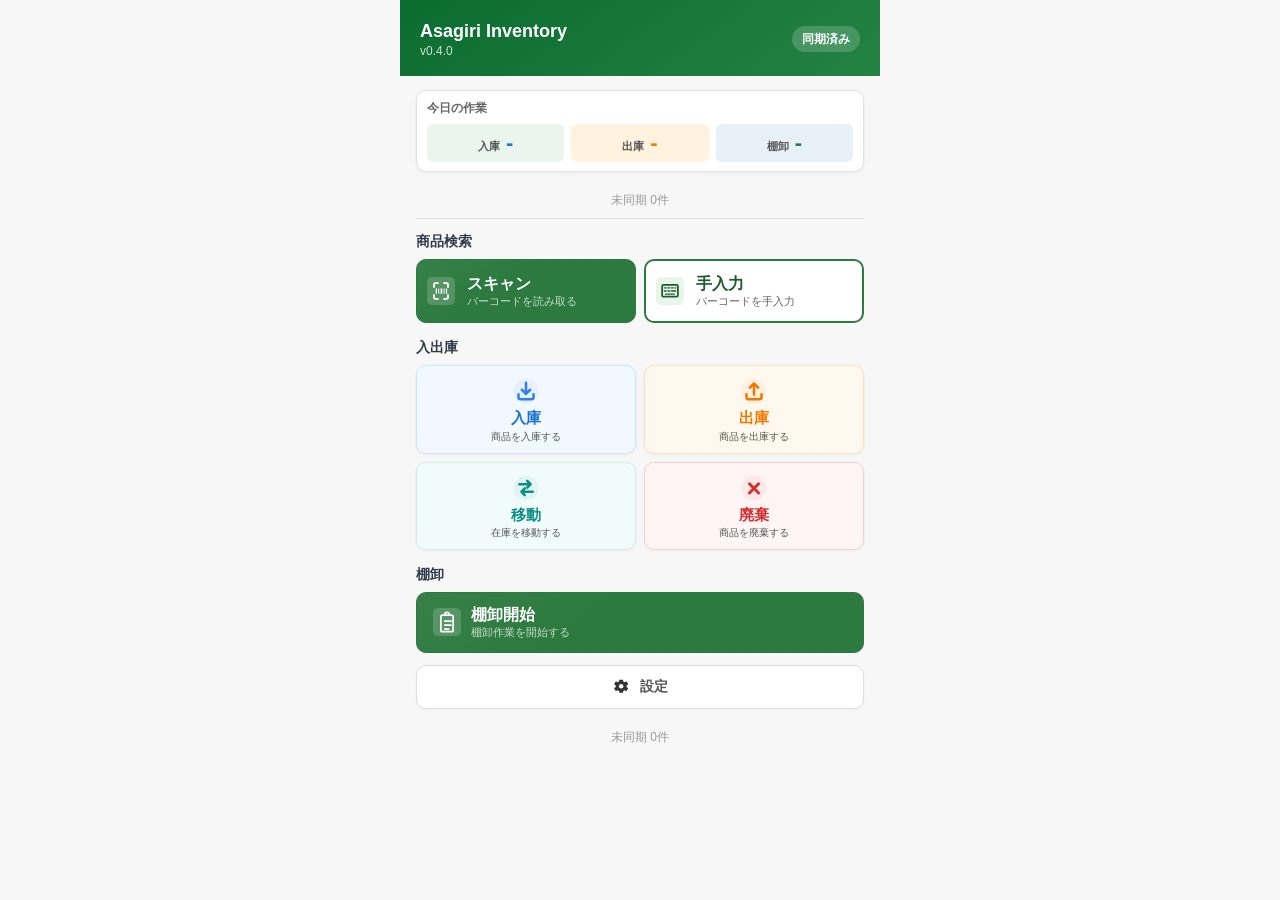
<file: index.html>
<!DOCTYPE html>
<html lang="ja">
<head>
  <meta charset="UTF-8">
  <meta name="viewport" content="width=device-width, initial-scale=1.0, user-scalable=no">
  <meta name="theme-color" content="#2c7a3f">
  <meta name="apple-mobile-web-app-capable" content="yes">
  <meta name="apple-mobile-web-app-status-bar-style" content="black-translucent">
  <title>Asagiri Inventory</title>
  <link rel="manifest" href="./manifest.json">
  <link rel="apple-touch-icon" href="./icons/icon-192.png">
  <link rel="stylesheet" href="./style.css">
</head>
<body>

  <!-- Screen 1: Top -->
  <div id="screen-top" class="screen active">
    <div class="header header-top">
      <div class="header-top-left">
        <h1>Asagiri Inventory</h1>
        <span class="version" id="app-version"></span>
      </div>
      <span class="sync-badge" id="sync-badge">同期済み</span>
    </div>
    <div class="content content-top">

      <div id="setup-warning" class="setup-warning" style="display:none;">
        API未設定です。設定画面からWeb App URLを入力してください。
      </div>

      <!-- 今日の作業 -->
      <div class="work-summary" aria-label="今日の作業">
        <span class="work-summary-title">今日の作業</span>
        <span class="work-chip work-chip--in">入庫 <strong id="dash-stockin">-</strong></span>
        <span class="work-chip work-chip--out">出庫 <strong id="dash-stockout">-</strong></span>
        <span class="work-chip work-chip--st">棚卸 <strong id="dash-stocktake">-</strong></span>
      </div>
      <div class="top-sync-status" id="unsync-bar">未同期 0件</div>
      <div class="top-divider"></div>

      <!-- 商品検索 -->
      <section class="top-section">
        <div class="section-label">商品検索</div>
        <div class="search-actions">
          <button class="action-button action-button--scan" id="btn-scan" onclick="App.goToScan()">
            <img class="action-icon" src="./icons/ui-scan.svg" alt="" aria-hidden="true">
            <span class="action-text">
              <span class="action-title">スキャン</span>
              <span class="action-sub">バーコードを読み取る</span>
            </span>
          </button>
          <button class="action-button action-button--manual" id="btn-manual" onclick="App.goToManual()">
            <img class="action-icon" src="./icons/ui-manual.svg" alt="" aria-hidden="true">
            <span class="action-text">
              <span class="action-title">手入力</span>
              <span class="action-sub">バーコードを手入力</span>
            </span>
          </button>
        </div>
      </section>

      <!-- 入出庫 -->
      <section class="top-section">
        <div class="section-label">入出庫</div>
        <div class="operation-grid">
          <button class="operation-button operation-button--in" onclick="App.startOp('stockin')">
            <img class="operation-icon" src="./icons/ui-stockin.svg" alt="" aria-hidden="true">
            <span class="operation-title">入庫</span>
            <span class="operation-sub">商品を入庫する</span>
            <span class="operation-chevron" aria-hidden="true">›</span>
          </button>
          <button class="operation-button operation-button--out" onclick="App.startOp('stockout')">
            <img class="operation-icon" src="./icons/ui-stockout.svg" alt="" aria-hidden="true">
            <span class="operation-title">出庫</span>
            <span class="operation-sub">商品を出庫する</span>
            <span class="operation-chevron" aria-hidden="true">›</span>
          </button>
          <button class="operation-button operation-button--move" onclick="App.startOp('move')">
            <img class="operation-icon" src="./icons/ui-move.svg" alt="" aria-hidden="true">
            <span class="operation-title">移動</span>
            <span class="operation-sub">在庫を移動する</span>
            <span class="operation-chevron" aria-hidden="true">›</span>
          </button>
          <button class="operation-button operation-button--dispose" onclick="App.startOp('dispose')">
            <img class="operation-icon" src="./icons/ui-dispose.svg" alt="" aria-hidden="true">
            <span class="operation-title">廃棄</span>
            <span class="operation-sub">商品を廃棄する</span>
            <span class="operation-chevron" aria-hidden="true">›</span>
          </button>
        </div>
      </section>

      <!-- 棚卸 -->
      <section class="top-section top-section--stocktake">
        <div class="section-label">棚卸</div>
        <button class="stocktake-button" onclick="App.goToStocktakeStart()">
          <img class="stocktake-icon" src="./icons/ui-stocktake.svg" alt="" aria-hidden="true">
          <span class="stocktake-text">
            <span class="stocktake-title">棚卸開始</span>
            <span class="stocktake-sub">棚卸作業を開始する</span>
          </span>
          <span class="stocktake-chevron" aria-hidden="true">›</span>
        </button>
      </section>

      <!-- 設定 -->
      <button class="settings-button" onclick="App.goToSettings()">
        <img class="settings-icon" src="./icons/ui-settings.svg" alt="" aria-hidden="true">
        <span>設定</span>
        <span class="settings-chevron" aria-hidden="true">›</span>
      </button>
      <div class="bottom-sync-status">未同期 0件</div>
    </div>
  </div>

  <!-- Screen 2: Scan -->
  <div id="screen-scan" class="screen">
    <div class="header">
      <button class="back-btn" onclick="App.goToTop()">&larr;</button>
      <h1>スキャン</h1>
    </div>
    <div class="content">
      <div class="video-container">
        <video id="scan-video" playsinline></video>
        <div class="scan-overlay"><div class="scan-frame"></div></div>
      </div>
      <p class="scan-guide">枠内にコードを合わせてください</p>
      <button class="btn btn-secondary" onclick="App.goToManual()">
        <span>&#x2328;</span> 手入力に切替
      </button>
    </div>
  </div>

  <!-- Screen 3: Manual input -->
  <div id="screen-manual" class="screen">
    <div class="header">
      <button class="back-btn" onclick="App.goToTop()">&larr;</button>
      <h1>手入力検索</h1>
    </div>
    <div id="camera-banner" class="camera-banner" style="display:none;">
      カメラが使えないため手入力に切替えました
    </div>
    <div class="content">
      <div class="form-group">
        <label for="input-barcode">バーコード or 品目ID</label>
        <input type="text" id="input-barcode" placeholder="例: 4901234567890 or IT001" autocomplete="off">
      </div>
      <button class="btn btn-primary" id="btn-search" onclick="App.searchManual()">
        検索
      </button>
    </div>
  </div>

  <!-- Screen 4: Result -->
  <div id="screen-result" class="screen">
    <div class="header">
      <button class="back-btn" onclick="App.goToTop()">&larr;</button>
      <h1>検索結果</h1>
    </div>
    <div class="content">
      <div id="result-content"></div>
      <div id="result-actions"></div>
    </div>
  </div>

  <!-- Screen 5: Loading -->
  <div id="screen-loading" class="screen">
    <div class="header">
      <h1>Asagiri Inventory</h1>
    </div>
    <div class="content">
      <div class="loading">
        <div class="loading-spinner"></div>
        <p>検索中...</p>
      </div>
    </div>
  </div>

  <!-- Screen 6: Settings -->
  <div id="screen-settings" class="screen">
    <div class="header">
      <button class="back-btn" onclick="App.goToTop()">&larr;</button>
      <h1>設定</h1>
    </div>
    <div class="content">
      <div class="setting-item">
        <div class="setting-label">アプリバージョン</div>
        <div class="setting-value" id="settings-version"></div>
      </div>
      <div class="setting-item">
        <div class="setting-label">担当者ログイン</div>
        <div class="setting-value" id="settings-gmail"></div>
        <div id="settings-user-info" style="display:none;margin-top:4px;">
          <span id="settings-user-name" style="font-size:14px;font-weight:600;"></span>
          <span id="settings-user-role" style="font-size:12px;color:var(--text-light);margin-left:8px;"></span>
        </div>
        <div class="form-group" style="margin-top:12px;">
          <label for="input-gmail">メールアドレス</label>
          <input type="email" id="input-gmail" placeholder="example@gmail.com" autocomplete="off">
        </div>
        <div class="form-group">
          <label for="input-password">パスワード</label>
          <input type="password" id="input-password" placeholder="パスワード" autocomplete="off">
        </div>
        <button class="btn btn-primary" id="btn-save-gmail" onclick="App.saveLogin()" style="margin-top:8px;">
          ログイン
        </button>
        <button class="btn btn-outline" onclick="App.logout()" style="margin-top:8px;color:#d32f2f;border-color:#d32f2f;">
          ログアウト
        </button>
      </div>
      <div class="setting-item">
        <div class="setting-label">場所データ</div>
        <div class="setting-value" id="settings-locations">未取得</div>
        <button class="btn btn-secondary" id="btn-reload-locations" onclick="App.reloadLocations()" style="margin-top:8px;">
          場所データを再取得
        </button>
        <div id="settings-locations-timestamp" class="setting-hint"></div>
      </div>
      <div class="setting-item">
        <div class="setting-label">API接続先</div>
        <div class="setting-value" id="settings-api"></div>
        <div class="form-group" style="margin-top:12px;">
          <input type="url" id="input-api-url" placeholder="https://script.google.com/macros/s/.../exec" autocomplete="off">
        </div>
        <button class="btn btn-primary" id="btn-save-url" onclick="App.saveApiUrl()" style="margin-top:8px;">
          保存
        </button>
      </div>
    </div>
  </div>

  <!-- Screen: Op Scan -->
  <div id="screen-op-scan" class="screen">
    <div class="header">
      <button class="back-btn" onclick="App.goToTop()">&larr;</button>
      <h1 id="op-scan-title">スキャン</h1>
    </div>
    <div class="content">
      <div class="video-container">
        <video id="op-scan-video" playsinline></video>
        <div class="scan-overlay"><div class="scan-frame"></div></div>
      </div>
      <p class="scan-guide">枠内にコードを合わせてください</p>
      <button class="btn btn-secondary" onclick="App.goToOpManual()">
        <span>&#x2328;</span> 手入力に切替
      </button>
    </div>
  </div>

  <!-- Screen: Op Manual -->
  <div id="screen-op-manual" class="screen">
    <div class="header">
      <button class="back-btn" onclick="App.goToTop()">&larr;</button>
      <h1 id="op-manual-title">手入力</h1>
    </div>
    <div id="op-camera-banner" class="camera-banner" style="display:none;">
      カメラが使えないため手入力に切替えました
    </div>
    <div class="content">
      <div class="form-group">
        <label for="input-op-barcode">バーコード or 品目ID</label>
        <input type="text" id="input-op-barcode" placeholder="例: 4901234567890 or IT001" autocomplete="off">
      </div>
      <button class="btn btn-primary" onclick="App.searchOpManual()">
        検索
      </button>
    </div>
  </div>

  <!-- Screen: Op Confirm -->
  <div id="screen-op-confirm" class="screen">
    <div class="header">
      <button class="back-btn" onclick="App.goToOpInput()">&larr;</button>
      <h1 id="op-confirm-title">確認</h1>
    </div>
    <div class="content">
      <div id="op-confirm-content"></div>
      <button class="btn btn-primary" id="btn-op-record" onclick="App.recordOp()">
        記録する
      </button>
      <button class="btn btn-secondary" onclick="App.goToOpInput()">
        戻って修正
      </button>
    </div>
  </div>

  <!-- Screen: Op Done -->
  <div id="screen-op-done" class="screen">
    <div class="header">
      <h1>完了</h1>
    </div>
    <div class="content">
      <div id="op-done-content"></div>
      <div id="op-done-actions"></div>
    </div>
  </div>

  <!-- Screen: Op Input -->
  <div id="screen-op-input" class="screen">
    <div class="header">
      <button class="back-btn" onclick="App.goBackFromOpInput()">&larr;</button>
      <h1 id="op-input-title">入力</h1>
    </div>
    <div class="content">
      <div id="op-item-info"></div>
      <div id="op-input-form"></div>
      <button class="btn btn-primary" id="btn-op-confirm" onclick="App.goToOpConfirm()">
        確認画面へ
      </button>
    </div>
  </div>

  <!-- Screen: Stocktake Start -->
  <div id="screen-st-start" class="screen">
    <div class="header">
      <button class="back-btn" onclick="App.goToTop()">&larr;</button>
      <h1>棚卸開始</h1>
    </div>
    <div class="content">
      <div id="st-resume-area" style="display:none;">
        <div class="result-card">
          <div class="result-header found">進行中のセッションがあります</div>
          <div id="st-resume-info"></div>
        </div>
        <button class="btn btn-primary" id="btn-st-resume" onclick="App.resumeStocktake()">
          再開する
        </button>
        <button class="btn btn-secondary" onclick="App.startStocktake()">
          新規で開始する
        </button>
      </div>
      <div id="st-join-area" style="display:none;">
        <div class="result-card">
          <div class="result-header">他の人の進行中セッション</div>
          <div id="st-join-list"></div>
        </div>
      </div>
      <div id="st-new-area">
        <div class="result-card">
          <div class="result-header found">棚卸を開始しますか？</div>
          <p class="result-message">バーコードスキャンで1品ずつカウントします。<br>終了時に未カウント品目の確認があります。</p>
        </div>
        <button class="btn btn-primary" id="btn-st-start" onclick="App.startStocktake()">
          棚卸を開始
        </button>
      </div>
      <button class="btn btn-secondary" onclick="App.goToTop()">
        キャンセル
      </button>
    </div>
  </div>

  <!-- Screen: Stocktake Scan -->
  <div id="screen-st-scan" class="screen">
    <div class="header">
      <button class="back-btn" onclick="App.confirmStocktakeEnd()">&larr;</button>
      <h1 id="st-scan-title">棚卸中</h1>
    </div>
    <div class="content">
      <div class="video-container">
        <video id="st-scan-video" playsinline></video>
        <div class="scan-overlay"><div class="scan-frame"></div></div>
      </div>
      <p class="scan-guide">枠内にコードを合わせてください</p>
      <button class="btn btn-secondary" id="btn-st-toggle-manual" onclick="App.goToStManual()">
        <span>&#x2328;</span> 手入力に切替
      </button>
      <div id="st-manual-input" style="display:none;">
        <div class="form-group" style="margin-top:12px;">
          <label for="input-st-barcode">バーコード or 品目ID</label>
          <input type="text" id="input-st-barcode" placeholder="例: 4901234567890 or IT001" autocomplete="off">
        </div>
        <button class="btn btn-primary" onclick="App.searchStManual()">
          検索
        </button>
        <button class="btn btn-secondary" onclick="App.goToStScan()" style="margin-top:8px;">
          スキャンに戻る
        </button>
      </div>
      <button class="btn btn-secondary" onclick="App.showUncountedItems()" style="margin-top:8px;">
        未カウント品を確認
      </button>
      <button class="btn btn-outline" onclick="App.confirmStocktakeEnd()" style="margin-top:16px;">
        棚卸を終了する
      </button>
      <button class="btn btn-outline" onclick="App.pauseStocktake()" style="margin-top:4px;border-color:#888;color:#888;">
        中断してトップに戻る
      </button>
    </div>
  </div>

  <!-- Screen: Uncounted Items -->
  <div id="screen-st-uncounted" class="screen">
    <div class="header">
      <button class="back-btn" onclick="App.goToStScan()">&larr;</button>
      <h1>未カウント品</h1>
    </div>
    <div class="content">
      <div id="st-uncounted-list"></div>
      <button class="btn btn-primary" onclick="App.goToStScan()">
        スキャンに戻る
      </button>
    </div>
  </div>

  <!-- Screen: Stocktake Count -->
  <div id="screen-st-count" class="screen">
    <div class="header">
      <button class="back-btn" onclick="App.goToStScan()">&larr;</button>
      <h1>実数入力</h1>
    </div>
    <div class="content">
      <div id="st-item-info"></div>
      <div class="form-group">
        <label for="input-st-count">実数</label>
        <input type="number" id="input-st-count" min="0" placeholder="実際の個数を入力" inputmode="numeric">
      </div>
      <button class="btn btn-primary" id="btn-st-send" onclick="App.sendStocktakeCount()">
        送信
      </button>
    </div>
  </div>

  <!-- Screen: Stocktake Summary -->
  <div id="screen-st-summary" class="screen">
    <div class="header">
      <h1>棚卸サマリー</h1>
    </div>
    <div class="content">
      <div id="st-summary-content"></div>
      <div id="st-diff-detail" style="display:none;"></div>
      <button class="btn btn-primary" id="btn-st-end" onclick="App.endStocktake()">
        棚卸を終了
      </button>
      <button class="btn btn-secondary" onclick="App.goToStScan()">
        スキャンに戻る
      </button>
    </div>
  </div>

  <!-- Screen: Stocktake Done -->
  <div id="screen-st-done" class="screen">
    <div class="header">
      <h1>棚卸完了</h1>
    </div>
    <div class="content">
      <div class="result-card">
        <div class="result-header found">棚卸セッション完了</div>
        <p class="result-message">管理者の承認をお待ちください。<br>承認後、帳簿在庫が調整されます。</p>
      </div>
      <button class="btn btn-primary" onclick="App.goToTop()">
        トップに戻る
      </button>
    </div>
  </div>

  <script src="./config.js"></script>
  <script src="./app.js"></script>
</body>
</html>
</file>
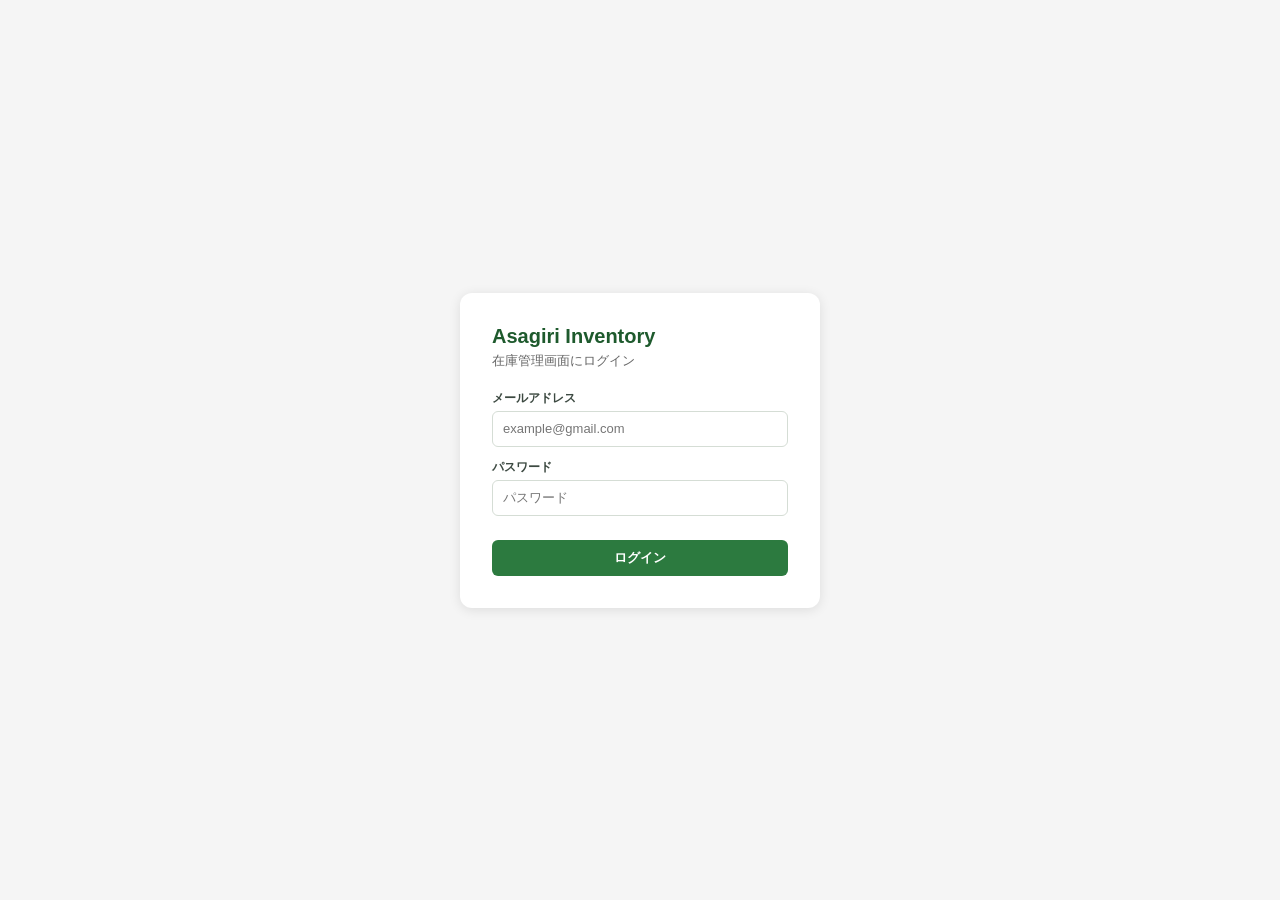
<file: inventory.html>
<!DOCTYPE html>
<html lang="ja">
<head>
  <meta charset="UTF-8">
  <meta name="viewport" content="width=device-width, initial-scale=1.0">
  <title>Asagiri Inventory - 在庫管理</title>
  <link rel="stylesheet" href="./inventory.css">
</head>
<body>
  <div id="login-screen" class="login-screen">
    <div class="login-box">
      <h1>Asagiri Inventory</h1>
      <p>在庫管理画面にログイン</p>
      <div class="filter-group">
        <label for="login-email">メールアドレス</label>
        <input type="email" id="login-email" placeholder="example@gmail.com">
      </div>
      <div class="filter-group">
        <label for="login-password">パスワード</label>
        <input type="password" id="login-password" placeholder="パスワード">
      </div>
      <button class="btn-fetch" style="width:100%;margin-top:12px;" onclick="Inv.login()">ログイン</button>
    </div>
  </div>

  <div class="page" id="main-page" style="display:none;">
    <header class="page-header">
      <div class="page-title">
        <h1>Asagiri Inventory</h1>
        <span>在庫管理</span>
      </div>
      <div class="header-actions">
        <span id="login-user" class="login-user"></span>
        <button class="btn-logout" onclick="Inv.logout()">ログアウト</button>
      </div>
    </header>

    <section class="kpi-grid" aria-label="管理サマリー">
      <div class="kpi-card kpi-card-alert">
        <div class="kpi-label">在庫アラート</div>
        <div class="kpi-value" id="kpi-stock-alert">0件</div>
        <div class="kpi-hint">不足・閾値割れ</div>
      </div>
      <div class="kpi-card kpi-card-expiry">
        <div class="kpi-label">期限注意</div>
        <div class="kpi-value" id="kpi-expiry-alert">0件</div>
        <div class="kpi-hint">期限切れ・期限近い</div>
      </div>
      <div class="kpi-card kpi-card-stocktake">
        <div class="kpi-label">棚卸</div>
        <div class="kpi-value" id="kpi-stocktake-pending">0件</div>
        <div class="kpi-hint">承認待ち</div>
      </div>
      <div class="kpi-card kpi-card-today">
        <div class="kpi-label">今日の入出庫</div>
        <div class="kpi-value" id="kpi-today-io">0件</div>
        <div class="kpi-hint">記録件数</div>
      </div>
    </section>

    <nav class="tabs">
      <button class="tab active" data-tab="stock" onclick="Inv.switchTab('stock')">現在在庫</button>
      <button class="tab" data-tab="lots" onclick="Inv.switchTab('lots')">賞味期限</button>
      <button class="tab" data-tab="history" onclick="Inv.switchTab('history')">入出庫履歴</button>
      <button class="tab" data-tab="stocktake" onclick="Inv.switchTab('stocktake')">棚卸</button>
    </nav>

    <div class="filters" id="filters"></div>

    <div id="st-summary" class="st-summary" style="display:none;"></div>

    <main class="admin-main">
      <section class="table-panel">
        <div class="table-panel-header">
          <div>
            <h2 id="table-title">現在在庫</h2>
            <p id="table-subtitle">フィルタ条件に一致する在庫を表示します</p>
          </div>
          <span id="row-count">表示: 0件</span>
        </div>
        <div class="table-container">
          <table id="data-table">
            <thead id="table-head"></thead>
            <tbody id="table-body"></tbody>
          </table>
          <div id="empty-message" class="empty-message" style="display:none;">
            データを読み込んでいます...
          </div>
        </div>
        <div id="pagination" class="pagination"></div>
      </section>

      <aside class="attention-panel">
        <div class="attention-header">
          <h2>要確認</h2>
          <span id="attention-count">0件</span>
        </div>
        <div id="attention-list" class="attention-list"></div>
      </aside>
    </main>

    <!-- Item Registration Modal -->
    <div id="modal-overlay" class="modal-overlay" style="display:none;" onclick="Inv.closeModalOnOverlay(event)">
      <div class="modal">
        <div class="modal-header">
          <h2 id="modal-title">商品登録</h2>
          <button class="modal-close" onclick="Inv.closeModal()">&times;</button>
        </div>
        <div class="modal-body">
          <div class="form-row">
            <div class="form-field">
              <label>品名 <span class="required">*</span></label>
              <input type="text" id="reg-name" placeholder="品名を入力">
            </div>
            <div class="form-field">
              <label>バーコード</label>
              <input type="text" id="reg-barcode" placeholder="JAN or 自社QR">
            </div>
          </div>
          <div class="form-row">
            <div class="form-field">
              <label>大カテゴリ <span class="required">*</span></label>
              <select id="reg-category">
                <option value="">選択してください</option>
                <option value="原料">原料</option>
                <option value="加工品">加工品</option>
                <option value="備品">備品</option>
                <option value="消耗品">消耗品</option>
                <option value="完成品">完成品</option>
              </select>
            </div>
            <div class="form-field">
              <label>中カテゴリ</label>
              <input type="text" id="reg-subcategory" placeholder="自由入力">
            </div>
          </div>
          <div class="form-row">
            <div class="form-field">
              <label>単位 <span class="required">*</span></label>
              <select id="reg-unit">
                <option value="">選択してください</option>
                <option value="個">個</option>
                <option value="kg">kg</option>
                <option value="本">本</option>
                <option value="箱">箱</option>
                <option value="袋">袋</option>
                <option value="枚">枚</option>
                <option value="缶">缶</option>
                <option value="パック">パック</option>
              </select>
            </div>
            <div class="form-field">
              <label>税率 <span class="required">*</span></label>
              <select id="reg-tax">
                <option value="0.08">8%</option>
                <option value="0.10">10%</option>
              </select>
            </div>
          </div>
          <div class="form-row">
            <div class="form-field">
              <label>標準単価</label>
              <input type="number" id="reg-cost" placeholder="0" min="0">
            </div>
            <div class="form-field">
              <label>販売単価</label>
              <input type="number" id="reg-price" placeholder="0" min="0">
            </div>
          </div>
          <div class="form-row">
            <div class="form-field">
              <label>主場所</label>
              <select id="reg-location">
                <option value="">指定なし</option>
              </select>
            </div>
            <div class="form-field"></div>
          </div>
          <div class="option-section">
            <label class="checkbox-label option-toggle">
              <input type="checkbox" id="reg-alert-on" onchange="Inv.toggleAlertField()"> 在庫アラートを設定
            </label>
            <div id="alert-fields" class="option-detail" style="display:none;">
              <div class="form-field">
                <label>閾値（この数量以下でアラート）</label>
                <input type="number" id="reg-threshold" placeholder="例: 10" min="0">
              </div>
            </div>
          </div>
          <div class="option-section">
            <label class="checkbox-label option-toggle">
              <input type="checkbox" id="reg-lot" onchange="Inv.onLotToggle()"> ロット管理する
            </label>
          </div>
          <div class="option-section">
            <label class="checkbox-label option-toggle">
              <input type="checkbox" id="reg-expiry"> 賞味期限管理する
            </label>
          </div>
          <div id="reg-message" class="reg-message" style="display:none;"></div>
        </div>
        <div class="modal-footer">
          <button class="btn-cancel" onclick="Inv.closeModal()">キャンセル</button>
          <button class="btn-fetch" id="btn-reg-continue" onclick="Inv.registerItem(true)">登録して続けて入力</button>
          <button class="btn-fetch" id="btn-reg-close" onclick="Inv.registerItem(false)">登録して閉じる</button>
        </div>
      </div>
    </div>

    <!-- Stocktake Detail Modal -->
    <div id="st-modal-overlay" class="modal-overlay" style="display:none;" onclick="Inv.closeStModal(event)">
      <div class="modal" style="max-width:800px;">
        <div class="modal-header">
          <h2 id="st-modal-title">棚卸詳細</h2>
          <button class="modal-close" onclick="Inv.closeStDetailModal()">&times;</button>
        </div>
        <div class="modal-body">
          <div id="st-print-header" class="st-print-header">
            <h3 id="st-print-title">棚卸報告書</h3>
            <div id="st-print-meta"></div>
          </div>
          <div class="table-container" style="max-height:400px;overflow-y:auto;">
            <table>
              <thead>
                <tr>
                  <th>品目ID</th>
                  <th>品名</th>
                  <th style="text-align:right;">帳簿在庫</th>
                  <th style="text-align:right;">実数</th>
                  <th style="text-align:right;">差異</th>
                  <th>備考</th>
                </tr>
              </thead>
              <tbody id="st-detail-body"></tbody>
            </table>
          </div>
        </div>
        <div id="st-save-message" class="reg-message" style="display:none;margin:0 24px;"></div>
        <div class="modal-footer">
          <button class="btn-cancel" onclick="Inv.closeStDetailModal()">閉じる</button>
          <button class="btn-fetch" id="btn-st-print" style="background:#555;" onclick="Inv.printStReport()">印刷</button>
          <button class="btn-fetch" id="btn-st-save" style="display:none;background:#1565c0;" onclick="Inv.saveStCounts()">修正を保存</button>
          <button class="btn-fetch" id="btn-st-approve" onclick="Inv.approveStocktake()">承認して在庫調整</button>
        </div>
      </div>
    </div>
  </div>

  <script src="./config.js"></script>
  <script src="./inventory.js"></script>
</body>
</html>
</file>
<file: style.css>
/* Asagiri Inventory - Phase 2 */
/* LogNote UI思想: シンプル、業務向け、見やすさ重視 */

:root {
  --primary: #2c7a3f;
  --primary-dark: #1e5a2d;
  --primary-light: #e8f5e9;
  --danger: #d32f2f;
  --warning: #f57c00;
  --text: #333;
  --text-light: #666;
  --bg: #f7f7f7;
  --card-bg: #fff;
  --border: #ddd;
}

* {
  box-sizing: border-box;
  margin: 0;
  padding: 0;
}

html, body {
  height: 100%;
  font-family: -apple-system, BlinkMacSystemFont, 'Segoe UI', 'Hiragino Sans', 'Noto Sans JP', sans-serif;
  font-size: 16px;
  color: var(--text);
  background: var(--bg);
  -webkit-text-size-adjust: 100%;
}

/* Screen container */
.screen {
  display: none;
  flex-direction: column;
  min-height: 100vh;
  max-width: 480px;
  margin: 0 auto;
  padding: 0;
}

.screen.active {
  display: flex;
}

/* Header */
.header {
  background: linear-gradient(145deg, #0b6c30 0%, #248243 100%);
  color: #fff;
  padding: 16px 20px;
  display: flex;
  align-items: center;
  gap: 12px;
}

.header h1 {
  font-size: 18px;
  font-weight: 700;
}

.header .version {
  font-size: 12px;
  opacity: 0.8;
}

.header .back-btn {
  background: none;
  border: none;
  color: #fff;
  font-size: 22px;
  cursor: pointer;
  padding: 4px 8px;
  margin-left: -8px;
}

/* Main content */
.content {
  flex: 1;
  padding: 24px 20px;
  display: flex;
  flex-direction: column;
}

/* Buttons */
.btn {
  display: flex;
  align-items: center;
  justify-content: center;
  gap: 8px;
  width: 100%;
  padding: 14px 20px;
  border: none;
  border-radius: 10px;
  font-size: 16px;
  font-weight: 700;
  font-family: inherit;
  cursor: pointer;
  transition: opacity 0.15s, transform 0.1s;
  min-height: 48px;
  -webkit-tap-highlight-color: transparent;
}

.btn:active {
  opacity: 0.82;
  transform: scale(0.985);
}

.btn:disabled {
  opacity: 0.4;
  cursor: not-allowed;
  transform: none;
}

.btn-primary {
  background: linear-gradient(145deg, rgba(255, 255, 255, 0.05), transparent 40%), var(--primary);
  color: #fff;
  box-shadow: 0 2px 6px rgba(44, 122, 63, 0.15);
}

.btn-secondary {
  background: #fff;
  color: var(--primary);
  border: 2px solid var(--primary);
}

.btn-outline {
  background: #fff;
  color: var(--text-light);
  border: 1px solid #dadada;
  font-weight: 600;
  box-shadow: 0 1px 3px rgba(0, 0, 0, 0.04);
}

.btn + .btn {
  margin-top: 12px;
}

/* Result IO buttons (search result -> stock operation) */
.result-io-grid {
  display: grid;
  grid-template-columns: 1fr 1fr;
  gap: 8px;
  margin-bottom: 14px;
}

.result-io-btn {
  display: flex;
  align-items: center;
  justify-content: center;
  gap: 8px;
  padding: 12px 10px;
  border: 1px solid #e2e2e2;
  border-left-width: 4px;
  border-radius: 8px;
  background: #fff;
  font-family: inherit;
  font-size: 15px;
  font-weight: 700;
  cursor: pointer;
  transition: opacity 0.15s, transform 0.1s;
  -webkit-tap-highlight-color: transparent;
  box-shadow: 0 1px 4px rgba(0, 0, 0, 0.05);
}

.result-io-btn:active {
  opacity: 0.82;
  transform: scale(0.97);
}

.result-io-icon {
  width: 22px;
  height: 22px;
  display: block;
}

.result-io-label {
  line-height: 1;
}

.result-io-btn--in  { border-left-color: #2f80ed; color: #1671d3; }
.result-io-btn--out { border-left-color: #f2994a; color: #f07800; }
.result-io-btn--move { border-left-color: #159b8f; color: #0b8f84; }
.result-io-btn--dispose { border-left-color: #d64545; color: #d72f2f; }

/* Top screen menu */
.menu {
  flex: 1;
  display: flex;
  flex-direction: column;
  justify-content: center;
  gap: 16px;
}

.menu-section-label {
  font-size: 12px;
  font-weight: 600;
  color: var(--text-light);
  text-transform: uppercase;
  letter-spacing: 0.5px;
  padding-top: 8px;
}

.menu-divider {
  height: 1px;
  background: var(--border);
  margin: 4px 0;
}

/* Video container */
.video-container {
  position: relative;
  width: 100%;
  aspect-ratio: 4 / 3;
  background: #000;
  border-radius: 8px;
  overflow: hidden;
  margin-bottom: 16px;
}

.video-container video {
  width: 100%;
  height: 100%;
  object-fit: cover;
}

/* Scan overlay & guide frame */
.scan-overlay {
  position: absolute;
  top: 0;
  left: 0;
  width: 100%;
  height: 100%;
  display: flex;
  align-items: center;
  justify-content: center;
  pointer-events: none;
}

.scan-overlay::before {
  content: '';
  position: absolute;
  top: 0; left: 0; right: 0; bottom: 0;
  background: radial-gradient(
    ellipse 60% 50% at center,
    transparent 0%,
    rgba(0, 0, 0, 0.5) 100%
  );
}

.scan-frame {
  position: relative;
  width: 70%;
  aspect-ratio: 4 / 3;
  max-height: 60%;
  border: 2px solid rgba(255, 255, 255, 0.7);
  border-radius: 12px;
  box-shadow: 0 0 0 1px rgba(0, 0, 0, 0.3);
}

.scan-frame::before,
.scan-frame::after {
  content: '';
  position: absolute;
  width: 24px;
  height: 24px;
  border-color: #fff;
  border-style: solid;
}

.scan-frame::before {
  top: -2px;
  left: -2px;
  border-width: 3px 0 0 3px;
  border-radius: 6px 0 0 0;
}

.scan-frame::after {
  top: -2px;
  right: -2px;
  border-width: 3px 3px 0 0;
  border-radius: 0 6px 0 0;
}

.scan-guide {
  text-align: center;
  color: var(--text-light);
  font-size: 14px;
  margin-bottom: 20px;
}

/* Form */
.form-group {
  margin-bottom: 16px;
}

.form-group label {
  display: block;
  font-size: 14px;
  color: var(--text-light);
  margin-bottom: 6px;
}

.form-group input {
  width: 100%;
  padding: 12px 14px;
  border: 2px solid var(--border);
  border-radius: 8px;
  font-size: 16px;
  outline: none;
  transition: border-color 0.2s;
}

.form-group input:focus {
  border-color: var(--primary);
}

.form-select {
  width: 100%;
  padding: 12px 14px;
  border: 2px solid var(--border);
  border-radius: 8px;
  font-size: 16px;
  outline: none;
  background: #fff;
  transition: border-color 0.2s;
  -webkit-appearance: none;
  appearance: none;
}

.form-select:focus {
  border-color: var(--primary);
}

/* Result card */
.result-card {
  background: var(--card-bg);
  border-radius: 12px;
  padding: 20px;
  box-shadow: 0 2px 8px rgba(0, 0, 0, 0.08);
  margin-bottom: 20px;
}

.result-header {
  display: flex;
  align-items: center;
  gap: 8px;
  font-size: 18px;
  font-weight: 600;
  margin-bottom: 16px;
}

.result-header.found {
  color: var(--primary);
}

.result-header.not-found {
  color: var(--danger);
}

.result-header.error {
  color: var(--warning);
}

.result-row {
  display: flex;
  justify-content: space-between;
  padding: 8px 0;
  border-bottom: 1px solid var(--border);
  font-size: 15px;
}

.result-row:last-child {
  border-bottom: none;
}

.result-label {
  color: var(--text-light);
  flex-shrink: 0;
}

.result-value {
  font-weight: 500;
  text-align: right;
  word-break: break-all;
}

.result-message {
  color: var(--text-light);
  font-size: 14px;
  line-height: 1.6;
  margin-top: 8px;
}

.result-code {
  background: var(--bg);
  padding: 8px 12px;
  border-radius: 6px;
  font-family: monospace;
  font-size: 14px;
  margin: 8px 0;
  word-break: break-all;
}

/* Loading */
.loading {
  text-align: center;
  padding: 40px 0;
  color: var(--text-light);
}

.loading-spinner {
  display: inline-block;
  width: 32px;
  height: 32px;
  border: 3px solid var(--border);
  border-top-color: var(--primary);
  border-radius: 50%;
  animation: spin 0.8s linear infinite;
  margin-bottom: 12px;
}

@keyframes spin {
  to { transform: rotate(360deg); }
}

/* Error detail */
.error-detail {
  background: #fff3e0;
  border: 1px solid #ffe0b2;
  border-radius: 6px;
  padding: 8px 12px;
  font-size: 13px;
  color: var(--warning);
  margin-top: 8px;
  word-break: break-all;
}

/* Camera error banner */
.camera-banner {
  background: #fff3e0;
  color: var(--warning);
  padding: 10px 16px;
  font-size: 14px;
  text-align: center;
  border-bottom: 1px solid #ffe0b2;
}

/* Settings screen */
.setting-item {
  background: var(--card-bg);
  border-radius: 10px;
  padding: 16px;
  margin-bottom: 12px;
  box-shadow: 0 1px 4px rgba(0, 0, 0, 0.05);
}

.setting-label {
  font-size: 13px;
  color: var(--text-light);
  margin-bottom: 4px;
}

.setting-value {
  font-size: 15px;
  font-weight: 500;
}

.setting-value.connected {
  color: var(--primary);
}

.setting-value.not-connected {
  color: var(--danger);
}

.lot-allocation {
  margin-top: 16px;
  padding-top: 12px;
  border-top: 1px solid var(--border);
}

.lot-allocation-title {
  font-size: 13px;
  font-weight: 600;
  color: var(--text-light);
  margin-bottom: 8px;
}

.lot-allocation-row {
  display: flex;
  justify-content: space-between;
  padding: 4px 0;
  font-size: 14px;
}

.lot-expiry {
  color: var(--text-light);
  font-size: 13px;
}

.setting-hint {
  font-size: 12px;
  color: var(--text-light);
  margin-top: 8px;
}

/* Stocktake badge */
.st-badge {
  display: inline-block;
  background: var(--primary);
  color: #fff;
  font-size: 12px;
  font-weight: 600;
  padding: 2px 10px;
  border-radius: 12px;
  margin-left: 8px;
}

.st-diff-positive {
  color: #1565c0;
  font-weight: 600;
}

.st-diff-negative {
  color: var(--danger);
  font-weight: 600;
}

.st-diff-zero {
  color: var(--primary);
}

/* Uncounted items list */
.uncounted-list {
  list-style: none;
  padding: 0;
  margin: 8px 0;
}

.uncounted-item {
  display: flex;
  gap: 8px;
  align-items: center;
  padding: 10px 12px;
  border-bottom: 1px solid #eee;
  font-size: 14px;
}

.uncounted-id {
  color: #888;
  font-size: 12px;
  min-width: 60px;
}

.uncounted-name {
  flex: 1;
  font-weight: 600;
}

.uncounted-cat {
  color: #888;
  font-size: 12px;
}

/* Diff table in summary */
.diff-table {
  width: 100%;
  border-collapse: collapse;
  margin-top: 8px;
  font-size: 13px;
}

.diff-table th {
  background: #f5f5f5;
  padding: 6px 8px;
  font-weight: 600;
  text-align: left;
  border-bottom: 2px solid #ddd;
}

.diff-table td {
  padding: 6px 8px;
  border-bottom: 1px solid #eee;
}

/* ===== Top screen redesign ===== */

.header-top {
  justify-content: space-between;
  align-items: center;
  min-height: 76px;
  padding: 16px 20px 14px;
}

.header-top-left {
  display: flex;
  flex-direction: column;
  gap: 2px;
}

.header-status {
  display: flex;
  flex-direction: column;
  align-items: flex-end;
  gap: 4px;
}

.sync-badge {
  background: rgba(255, 255, 255, 0.18);
  color: #fff;
  font-size: 12px;
  font-weight: 700;
  line-height: 1;
  padding: 7px 10px;
  border-radius: 999px;
  white-space: nowrap;
}

.header-unsync {
  color: rgba(255, 255, 255, 0.72);
  font-size: 11px;
  line-height: 1;
}

.content-top {
  padding: 14px 16px 18px;
}

.setup-warning {
  background: #fff3e0;
  color: #e65100;
  border: 1px solid #ffcc80;
  border-radius: 8px;
  padding: 10px 14px;
  font-size: 13px;
  font-weight: 600;
  margin-bottom: 12px;
  text-align: center;
}

.work-summary {
  display: grid;
  grid-template-columns: repeat(3, minmax(0, 1fr));
  align-items: center;
  gap: 7px;
  margin-bottom: 16px;
  padding: 9px 10px;
  border: 1px solid #e2e2e2;
  border-radius: 8px;
  background: #fff;
}

.work-summary-title {
  grid-column: 1 / -1;
  color: var(--text-light);
  font-size: 12px;
  font-weight: 700;
  white-space: nowrap;
}

.work-chip {
  min-width: 0;
  padding: 6px 5px;
  border-radius: 6px;
  color: #555;
  font-size: 11px;
  font-weight: 600;
  text-align: center;
  white-space: nowrap;
}

.work-chip strong {
  margin-left: 3px;
  color: var(--text);
  font-size: 13px;
}

.work-chip--in { background: #e9f5ed; }
.work-chip--out { background: #fff2df; }
.work-chip--st { background: #e8f1f8; }

.top-section {
  margin-bottom: 16px;
}

.top-section--stocktake {
  margin-bottom: 12px;
}

.section-label {
  margin: 0 0 7px;
  color: #4d5a52;
  font-size: 13px;
  font-weight: 700;
}

.search-actions {
  display: grid;
  gap: 8px;
}

.action-button,
.operation-button,
.stocktake-button,
.settings-button {
  font-family: inherit;
  cursor: pointer;
  -webkit-tap-highlight-color: transparent;
}

.action-button {
  display: flex;
  align-items: center;
  gap: 12px;
  width: 100%;
  min-height: 58px;
  padding: 12px 14px;
  border-radius: 8px;
  text-align: left;
  transition: opacity 0.15s, transform 0.1s;
}

.action-button:active,
.operation-button:active,
.stocktake-button:active {
  opacity: 0.82;
  transform: scale(0.985);
}

.action-button--scan {
  border: 1px solid var(--primary);
  background: var(--primary);
  color: #fff;
}

.action-button--manual {
  border: 1px solid #b8d2bf;
  background: #fff;
  color: var(--primary-dark);
}

.action-icon {
  flex: 0 0 auto;
  width: 34px;
  height: 34px;
  display: block;
}

.action-text,
.stocktake-text {
  display: flex;
  min-width: 0;
  flex-direction: column;
  gap: 2px;
}

.action-title,
.stocktake-title {
  font-size: 17px;
  font-weight: 800;
  line-height: 1.2;
}

.action-sub,
.stocktake-sub {
  font-size: 12px;
  line-height: 1.25;
}

.action-button--scan .action-sub,
.stocktake-sub {
  color: rgba(255, 255, 255, 0.74);
}

.action-button--manual .action-sub {
  color: var(--text-light);
}

.operation-grid {
  display: grid;
  grid-template-columns: repeat(2, minmax(0, 1fr));
  gap: 8px;
}

.operation-button {
  display: grid;
  grid-template-columns: 30px 1fr;
  grid-template-rows: auto auto;
  column-gap: 8px;
  align-items: center;
  min-height: 72px;
  padding: 10px 11px;
  border: 1px solid #e2e2e2;
  border-left-width: 5px;
  border-radius: 8px;
  background: #fff;
  color: var(--text);
  min-width: 0;
  text-align: left;
  transition: opacity 0.15s, transform 0.1s;
}

.operation-icon {
  grid-row: 1 / 3;
  width: 28px;
  height: 28px;
  display: block;
}

.operation-title {
  font-size: 16px;
  font-weight: 800;
  line-height: 1.15;
  min-width: 0;
}

.operation-sub {
  color: var(--text-light);
  font-size: 11px;
  line-height: 1.25;
  min-width: 0;
}

.operation-button--in  { border-left-color: #2f80ed; }
.operation-button--out { border-left-color: #f2994a; }
.operation-button--move { border-left-color: #159b8f; }
.operation-button--dispose { border-left-color: #d64545; }

.stocktake-button {
  display: flex;
  align-items: center;
  gap: 12px;
  width: 100%;
  min-height: 58px;
  padding: 12px 14px;
  border: 1px solid var(--primary);
  border-radius: 8px;
  background: var(--primary);
  color: #fff;
  text-align: left;
  transition: opacity 0.15s, transform 0.1s;
}

.stocktake-icon {
  flex: 0 0 auto;
  width: 34px;
  height: 34px;
  display: block;
}

.settings-button {
  width: 100%;
  min-height: 42px;
  border: 1px solid #dadada;
  border-radius: 8px;
  background: transparent;
  color: var(--text-light);
  font-size: 14px;
  font-weight: 600;
}

.settings-button:active {
  opacity: 0.7;
}

.top-sync-status,
.bottom-sync-status {
  display: flex;
  align-items: center;
  justify-content: center;
  gap: 4px;
  color: #999;
  font-size: 12px;
  line-height: 1;
}

.top-sync-status {
  margin: 4px 0 12px;
}

.top-divider {
  height: 1px;
  margin-bottom: 16px;
  background: #e2e2e2;
}

.bottom-sync-status {
  margin-top: 12px;
}

.operation-chevron,
.stocktake-chevron,
.settings-chevron {
  display: none;
}

@media (max-width: 360px) {
  .content-top {
    padding-left: 12px;
    padding-right: 12px;
  }

  .operation-button {
    min-height: 76px;
    padding: 9px;
  }

  .operation-sub {
    font-size: 10px;
  }
}

/* ===== Top screen enhancements ===== */

#screen-top {
  background: #f7f7f7;
}

#screen-top .content-top {
  padding: 14px 16px 20px;
}

#screen-top .section-label {
  margin-bottom: 8px;
  color: #2f3b4a;
  font-size: 14px;
  font-weight: 700;
}

/* Search buttons */
#screen-top .search-actions {
  grid-template-columns: repeat(2, minmax(0, 1fr));
  gap: 8px;
}

#screen-top .action-button {
  min-height: 64px;
  padding: 12px 10px;
  border-radius: 10px;
}

#screen-top .action-button--scan {
  background: linear-gradient(145deg, rgba(255, 255, 255, 0.05), transparent 40%), var(--primary);
}

#screen-top .action-button--manual {
  border: 2px solid var(--primary);
  background: #fff;
}

#screen-top .action-icon {
  width: 28px;
  height: 28px;
}

#screen-top .action-title {
  font-size: 16px;
  font-weight: 700;
}

#screen-top .action-sub {
  font-size: 11px;
  font-weight: 500;
}

/* Operation buttons */
#screen-top .operation-grid {
  gap: 8px;
}

#screen-top .operation-button {
  position: relative;
  display: flex;
  min-height: 80px;
  flex-direction: column;
  align-items: center;
  justify-content: center;
  gap: 4px;
  padding: 10px 8px;
  border-width: 1px;
  border-radius: 10px;
  box-shadow: 0 1px 4px rgba(0, 0, 0, 0.05);
  text-align: center;
}

#screen-top .operation-icon {
  width: 30px;
  height: 30px;
}

#screen-top .operation-title {
  font-size: 15px;
  font-weight: 700;
  line-height: 1.1;
}

#screen-top .operation-sub {
  color: #555;
  font-size: 10px;
  line-height: 1.2;
}

#screen-top .operation-chevron,
#screen-top .stocktake-chevron,
#screen-top .settings-chevron {
  display: none;
}

#screen-top .operation-button--in {
  border-color: #cfe4fb;
  background: #f2f8ff;
  color: #1671d3;
}

#screen-top .operation-button--out {
  border-color: #ffe0bf;
  background: #fff8ee;
  color: #f07800;
}

#screen-top .operation-button--move {
  border-color: #cfeeea;
  background: #f1fbfa;
  color: #0b8f84;
}

#screen-top .operation-button--dispose {
  border-color: #f7cfcf;
  background: #fff5f5;
  color: #d72f2f;
}

/* Stocktake button */
#screen-top .stocktake-button {
  position: relative;
  min-height: 56px;
  gap: 10px;
  padding: 12px 16px;
  border-radius: 10px;
  background: linear-gradient(145deg, rgba(255, 255, 255, 0.05), transparent 40%), var(--primary);
}

#screen-top .stocktake-icon {
  width: 28px;
  height: 28px;
}

#screen-top .stocktake-title {
  font-size: 16px;
  font-weight: 700;
}

#screen-top .stocktake-sub {
  font-size: 11px;
  font-weight: 500;
}

/* Settings button */
#screen-top .settings-button {
  display: flex;
  align-items: center;
  justify-content: center;
  gap: 8px;
  min-height: 44px;
  margin-bottom: 10px;
  border-color: #ddd;
  border-radius: 10px;
  background: #fff;
  box-shadow: 0 1px 3px rgba(0, 0, 0, 0.04);
  color: #555;
  font-size: 14px;
  font-weight: 600;
}

#screen-top .settings-icon {
  width: 20px;
  height: 20px;
  display: block;
}

/* Dashboard summary */
#screen-top .work-summary {
  border-radius: 10px;
  box-shadow: 0 1px 4px rgba(0, 0, 0, 0.05);
}

#screen-top .work-chip strong {
  font-size: 22px;
  font-weight: 800;
}

#screen-top .work-chip--in strong { color: #1f76d2; }
#screen-top .work-chip--out strong { color: #ef7d00; }
#screen-top .work-chip--st strong { color: var(--primary); }

#screen-top .top-sync-status,
#screen-top .bottom-sync-status {
  font-size: 12px;
}

#screen-top .top-sync-status {
  margin: 6px 0 12px;
}

#screen-top .top-divider {
  margin-bottom: 14px;
}
</file>
<file: inventory.css>
/* PC Inventory View */
:root {
  --primary: #2c7a3f;
  --primary-dark: #1e5a2d;
  --text: #333;
  --text-light: #666;
  --bg: #f5f5f5;
  --card-bg: #fff;
  --border: #ddd;
}

* { box-sizing: border-box; margin: 0; padding: 0; }

body {
  font-family: -apple-system, BlinkMacSystemFont, 'Segoe UI', 'Hiragino Sans', 'Noto Sans JP', sans-serif;
  font-size: 14px;
  color: var(--text);
  background: var(--bg);
}

/* Login screen */
.login-screen {
  display: flex;
  justify-content: center;
  align-items: center;
  min-height: 100vh;
  background: var(--bg);
}

.login-box {
  background: var(--card-bg);
  padding: 32px;
  border-radius: 12px;
  box-shadow: 0 2px 12px rgba(0,0,0,0.1);
  width: 100%;
  max-width: 360px;
}

.login-box h1 {
  color: var(--primary-dark);
  font-size: 20px;
  margin-bottom: 4px;
}

.login-box p {
  color: var(--text-light);
  font-size: 13px;
  margin-bottom: 20px;
}

.login-box .filter-group {
  margin-bottom: 12px;
}

.page {
  max-width: 1200px;
  margin: 0 auto;
  padding: 16px 24px;
}

/* Header */
.page-header {
  display: flex;
  justify-content: space-between;
  align-items: center;
  padding: 16px 0;
  border-bottom: 2px solid var(--primary);
}

.page-header h1 {
  font-size: 20px;
  color: var(--primary-dark);
}

.btn-print {
  padding: 8px 20px;
  background: var(--primary);
  color: #fff;
  border: none;
  border-radius: 6px;
  font-size: 14px;
  font-weight: 600;
  cursor: pointer;
}

.btn-print:hover { opacity: 0.9; }

.btn-logout {
  padding: 8px 16px;
  background: #fff;
  color: #d32f2f;
  border: 1px solid #d32f2f;
  border-radius: 6px;
  font-size: 13px;
  font-weight: 600;
  cursor: pointer;
  margin-left: 8px;
}

.btn-logout:hover { background: #fbe9e7; }

/* Tabs */
.tabs {
  display: flex;
  gap: 0;
  margin-top: 16px;
  border-bottom: 2px solid var(--border);
}

.tab {
  padding: 10px 24px;
  background: none;
  border: none;
  border-bottom: 3px solid transparent;
  font-size: 14px;
  font-weight: 600;
  color: var(--text-light);
  cursor: pointer;
  transition: all 0.2s;
}

.tab:hover { color: var(--text); }

.tab.active {
  color: var(--primary);
  border-bottom-color: var(--primary);
}

/* Filters */
.filters {
  display: flex;
  flex-wrap: wrap;
  gap: 12px;
  align-items: flex-end;
  padding: 16px 0;
}

.filter-group {
  display: flex;
  flex-direction: column;
  gap: 4px;
}

.filter-group label {
  font-size: 12px;
  color: var(--text-light);
  font-weight: 600;
}

.filter-group input,
.filter-group select {
  padding: 6px 10px;
  border: 1px solid var(--border);
  border-radius: 4px;
  font-size: 13px;
  outline: none;
}

.filter-group input:focus,
.filter-group select:focus {
  border-color: var(--primary);
}

.btn-fetch {
  padding: 7px 16px;
  background: var(--primary);
  color: #fff;
  border: none;
  border-radius: 4px;
  font-size: 13px;
  font-weight: 600;
  cursor: pointer;
  white-space: nowrap;
}

.btn-fetch:hover { opacity: 0.9; }
.btn-fetch:disabled { opacity: 0.5; cursor: not-allowed; }

/* Table */
.table-container {
  background: var(--card-bg);
  border: 1px solid var(--border);
  border-radius: 6px;
  overflow-x: auto;
}

table { width: 100%; border-collapse: collapse; }

thead th {
  position: sticky;
  top: 0;
  background: var(--primary);
  color: #fff;
  padding: 10px 12px;
  text-align: left;
  font-size: 13px;
  font-weight: 600;
  white-space: nowrap;
}

tbody td {
  padding: 8px 12px;
  border-bottom: 1px solid var(--border);
  font-size: 13px;
  white-space: nowrap;
}

tbody tr:hover { background: #f0f7f1; }
tbody tr:nth-child(even) { background: #fafafa; }
tbody tr:nth-child(even):hover { background: #f0f7f1; }

.empty-message {
  padding: 40px;
  text-align: center;
  color: var(--text-light);
}

/* Footer */
.page-footer {
  padding: 12px 0;
  font-size: 13px;
  color: var(--text-light);
}

/* Registration button */
.btn-register {
  padding: 7px 16px;
  background: #1565c0;
  color: #fff;
  border: none;
  border-radius: 4px;
  font-size: 13px;
  font-weight: 600;
  cursor: pointer;
  white-space: nowrap;
}

.btn-register:hover { opacity: 0.9; }

/* Modal */
.modal-overlay {
  position: fixed;
  top: 0; left: 0; right: 0; bottom: 0;
  background: rgba(0,0,0,0.5);
  display: flex;
  justify-content: center;
  align-items: center;
  z-index: 1000;
}

.modal {
  background: var(--card-bg);
  border-radius: 12px;
  box-shadow: 0 4px 24px rgba(0,0,0,0.2);
  width: 100%;
  max-width: 600px;
  max-height: 90vh;
  overflow-y: auto;
}

.modal-header {
  display: flex;
  justify-content: space-between;
  align-items: center;
  padding: 16px 24px;
  border-bottom: 1px solid var(--border);
}

.modal-header h2 {
  font-size: 18px;
  color: var(--primary-dark);
}

.modal-close {
  background: none;
  border: none;
  font-size: 24px;
  color: var(--text-light);
  cursor: pointer;
  padding: 0 4px;
}

.modal-close:hover { color: var(--text); }

.modal-body {
  padding: 20px 24px;
}

.form-row {
  display: flex;
  gap: 16px;
  margin-bottom: 14px;
}

.form-field {
  flex: 1;
  display: flex;
  flex-direction: column;
  gap: 4px;
}

.form-field label {
  font-size: 12px;
  color: var(--text-light);
  font-weight: 600;
}

.form-field .required {
  color: #d32f2f;
}

.form-field input,
.form-field select {
  padding: 8px 10px;
  border: 1px solid var(--border);
  border-radius: 4px;
  font-size: 14px;
  outline: none;
}

.form-field input:focus,
.form-field select:focus {
  border-color: var(--primary);
}

.checkbox-label {
  display: flex;
  align-items: center;
  gap: 6px;
  font-size: 14px !important;
  color: var(--text) !important;
  cursor: pointer;
  padding-top: 18px;
}

.option-section {
  border: 1px solid #e2e8e2;
  border-radius: 8px;
  padding: 0 14px 10px;
  margin-bottom: 10px;
  background: #fbfcfb;
}

.option-toggle {
  padding-top: 10px !important;
  font-weight: 600 !important;
}

.option-detail {
  padding: 8px 0 2px;
}

.option-detail .form-field {
  max-width: 220px;
}

.checkbox-label input[type="checkbox"] {
  width: 18px;
  height: 18px;
}

.reg-message {
  margin-top: 12px;
  padding: 10px 14px;
  border-radius: 6px;
  font-size: 13px;
  font-weight: 600;
}

.reg-message.success {
  background: #e8f5e9;
  color: #2e7d32;
}

.reg-message.error {
  background: #fbe9e7;
  color: #d32f2f;
}

.modal-footer {
  display: flex;
  justify-content: flex-end;
  gap: 8px;
  padding: 16px 24px;
  border-top: 1px solid var(--border);
}

.btn-cancel {
  padding: 8px 16px;
  background: #fff;
  color: var(--text);
  border: 1px solid var(--border);
  border-radius: 4px;
  font-size: 13px;
  font-weight: 600;
  cursor: pointer;
}

.btn-cancel:hover { background: #f5f5f5; }

/* Stocktake summary */
.st-summary {
  display: flex;
  gap: 12px;
  flex-wrap: wrap;
  padding: 12px 0;
}

.st-summary-card {
  background: var(--card-bg);
  border: 1px solid var(--border);
  border-radius: 8px;
  padding: 12px 20px;
  min-width: 100px;
  text-align: center;
}

.st-summary-value {
  font-size: 22px;
  font-weight: 700;
  color: var(--text);
}

.st-summary-label {
  font-size: 11px;
  color: var(--text-light);
  margin-top: 2px;
  font-weight: 600;
}

.st-card-pending {
  border-color: #e65100;
  background: #fff3e0;
}
.st-card-pending .st-summary-value { color: #e65100; }

.st-card-active {
  border-color: #1565c0;
  background: #e3f2fd;
}
.st-card-active .st-summary-value { color: #1565c0; }

.st-card-confirmed {
  border-color: #2e7d32;
  background: #e8f5e9;
}
.st-card-confirmed .st-summary-value { color: #2e7d32; }

.st-card-diff {
  border-color: #d32f2f;
  background: #fce4ec;
}
.st-card-diff .st-summary-value { color: #d32f2f; }

/* Stocktake count input */
.st-count-input {
  width: 70px;
  padding: 4px 6px;
  border: 1px solid var(--border);
  border-radius: 4px;
  font-size: 13px;
  text-align: right;
  outline: none;
}

.st-count-input:focus {
  border-color: var(--primary);
  box-shadow: 0 0 0 2px rgba(44, 122, 63, 0.15);
}

/* Stocktake status */
.st-status {
  display: inline-block;
  padding: 2px 8px;
  border-radius: 4px;
  font-size: 12px;
  font-weight: 600;
}

.st-status-pending {
  background: #fff3e0;
  color: #e65100;
}

.st-status-confirmed {
  background: #e8f5e9;
  color: #2e7d32;
}

.st-status-active {
  background: #e3f2fd;
  color: #1565c0;
}

.st-diff-row {
  background: #fff8e1 !important;
}

.st-uncounted-row {
  background: #fce4ec !important;
}

/* Stocktake print header */
.st-print-header {
  display: none;
}

.st-print-header h3 {
  font-size: 18px;
  margin-bottom: 8px;
}

#st-print-meta {
  display: flex;
  gap: 16px;
  flex-wrap: wrap;
  font-size: 13px;
  color: var(--text-light);
  margin-bottom: 12px;
}

/* Print */
@media print {
  body { background: #fff; font-size: 11px; }
  .page { max-width: none; padding: 0; }
  .page-header { border-bottom: 1px solid #000; }
  .btn-print, .btn-logout, .tabs, .filters, .st-summary, .modal-overlay, .btn-register, #st-modal-overlay, .kpi-grid, .attention-panel, .table-panel-header p { display: none !important; }
  .table-container { border: none; overflow: visible; }
  thead th {
    background: #eee !important;
    color: #000 !important;
    -webkit-print-color-adjust: exact;
    print-color-adjust: exact;
  }
  tbody td { border-bottom: 1px solid #ccc; }
  tr { page-break-inside: avoid; }
  @page { size: A4 landscape; margin: 10mm; }

  /* Stocktake report print */
  body.printing-st-report #main-page > *:not(#st-modal-overlay) { display: none !important; }
  body.printing-st-report #st-modal-overlay { display: flex !important; }
  body.printing-st-report .modal { max-width: none; max-height: none; overflow: visible; box-shadow: none; }
  body.printing-st-report .modal-close, body.printing-st-report .modal-footer { display: none !important; }
  body.printing-st-report .st-print-header { display: block !important; }
  body.printing-st-report .table-container { max-height: none !important; overflow: visible !important; }
  body.printing-st-report .st-count-input { border: none; background: transparent; }
  body.printing-st-report #st-save-message { display: none !important; }
}

/* ===== Admin screen redesign ===== */

:root {
  --surface: #fff;
  --surface-soft: #f8faf8;
  --line: #dfe5df;
  --blue: #1565c0;
  --amber: #f57c00;
  --red: #d32f2f;
  --teal: #087b72;
}

body {
  background: #f3f5f3;
}

.page {
  max-width: 1280px;
  padding: 24px 28px 28px;
}

.page-header {
  padding: 0 0 18px;
  border-bottom: 2px solid var(--primary);
}

.page-title {
  display: flex;
  align-items: baseline;
  gap: 12px;
}

.page-header h1 {
  color: var(--primary-dark);
  font-size: 24px;
  font-weight: 800;
}

.page-title span {
  color: #425047;
  font-size: 18px;
  font-weight: 700;
}

.header-actions {
  display: flex;
  align-items: center;
  gap: 12px;
}

.login-user {
  color: var(--text-light);
  font-size: 13px;
}

.btn-print,
.btn-fetch,
.btn-register,
.btn-logout {
  min-height: 36px;
  border-radius: 6px;
  font-weight: 700;
}

.btn-print {
  padding: 8px 16px;
  background: #4d5a52;
}

.btn-logout {
  margin-left: 0;
  background: #fff;
}

.kpi-grid {
  display: grid;
  grid-template-columns: repeat(4, minmax(0, 1fr));
  gap: 8px;
  margin: 14px 0 12px;
}

.kpi-card {
  position: relative;
  min-height: 42px;
  padding: 8px 10px;
  border: 1px solid #e2e8e2;
  border-radius: 6px;
  background: #fbfcfb;
  box-shadow: none;
}

.kpi-label {
  color: #5f6b63;
  font-size: 11px;
  font-weight: 700;
}

.kpi-value {
  position: absolute;
  right: 10px;
  top: 9px;
  margin-top: 0;
  color: #27342c;
  font-size: 16px;
  font-weight: 800;
  line-height: 1;
}

.kpi-hint {
  margin-top: 3px;
  padding-right: 46px;
  color: #8a938d;
  font-size: 10px;
}

.kpi-card-alert .kpi-value { color: var(--red); }
.kpi-card-expiry .kpi-value { color: var(--amber); }
.kpi-card-stocktake .kpi-value { color: var(--blue); }
.kpi-card-today .kpi-value { color: var(--primary); }

.tabs {
  margin-top: 0;
  padding: 0 4px;
  border-bottom: 1px solid var(--line);
}

.tab {
  padding: 13px 24px 12px;
  font-size: 15px;
}

.tab.active {
  border-bottom-width: 4px;
}

.filters {
  margin: 14px 0 16px;
  padding: 14px;
  border: 1px solid var(--line);
  border-radius: 8px;
  background: var(--surface);
}

.filter-group label {
  color: #3c4941;
}

.filter-group input,
.filter-group select {
  min-height: 36px;
  border-color: #d5ddd5;
  border-radius: 6px;
  background: #fff;
}

.filter-group input {
  min-width: 220px;
}

.filter-actions {
  display: flex;
  align-items: flex-end;
  gap: 8px;
  margin-left: auto;
}

.btn-register {
  background: var(--blue);
}

.admin-main {
  display: grid;
  grid-template-columns: minmax(0, 1fr) 260px;
  gap: 16px;
  align-items: start;
}

.table-panel,
.attention-panel {
  border: 1px solid var(--line);
  border-radius: 8px;
  background: var(--surface);
  box-shadow: 0 1px 4px rgba(0, 0, 0, 0.04);
}

.table-panel {
  min-width: 0;
}

.table-panel-header {
  display: flex;
  justify-content: space-between;
  align-items: flex-start;
  gap: 16px;
  padding: 16px 18px;
  border-bottom: 1px solid var(--line);
}

.table-panel-header h2,
.attention-header h2 {
  color: #26342b;
  font-size: 18px;
  font-weight: 800;
}

.table-panel-header p {
  margin-top: 4px;
  color: var(--text-light);
  font-size: 12px;
}

#row-count {
  flex: 0 0 auto;
  color: var(--text-light);
  font-size: 13px;
  font-weight: 700;
}

.pagination {
  display: flex;
  justify-content: center;
  align-items: center;
  gap: 6px;
  padding: 12px 14px;
  border-top: 1px solid var(--line);
}

.pagination button {
  min-width: 32px;
  padding: 4px 10px;
  border: 1px solid var(--line);
  border-radius: 4px;
  background: #fff;
  color: var(--text);
  font-size: 13px;
  cursor: pointer;
}

.pagination button:hover { background: #f0f7f1; }

.pagination button.active {
  background: var(--primary);
  color: #fff;
  border-color: var(--primary);
}

.pagination button:disabled {
  opacity: 0.4;
  cursor: not-allowed;
}

.table-container {
  border: none;
  border-radius: 0 0 8px 8px;
}

thead th {
  background: var(--primary);
  padding: 12px 14px;
  font-size: 13px;
}

tbody td {
  padding: 7px 14px;
  font-size: 13px;
}

tbody td .btn-fetch {
  min-height: auto;
  padding: 3px 10px;
  font-size: 12px;
}

tbody tr:nth-child(even) {
  background: #fbfcfb;
}

.status-badge {
  display: inline-flex;
  align-items: center;
  justify-content: center;
  min-width: 48px;
  padding: 3px 9px;
  border-radius: 999px;
  font-size: 12px;
  font-weight: 700;
}

.status-ok {
  background: #e8f5e9;
  color: #2e7d32;
}

.status-warning {
  background: #fff3e0;
  color: #d36b00;
}

.status-danger {
  background: #fbe9e7;
  color: var(--red);
}

.status-info {
  background: #e3f2fd;
  color: var(--blue);
}

.attention-panel {
  padding: 10px 12px;
}

.attention-header {
  display: flex;
  justify-content: space-between;
  align-items: center;
  margin-bottom: 6px;
}

.attention-header h2 {
  font-size: 14px !important;
}

#attention-count {
  color: var(--text-light);
  font-size: 12px;
  font-weight: 800;
}

.attention-list {
  display: grid;
  gap: 5px;
}

.attention-item,
.attention-empty {
  border: 1px solid var(--line);
  border-left-width: 3px;
  border-radius: 6px;
  padding: 5px 8px;
  background: var(--surface-soft);
}

.attention-empty {
  color: var(--text-light);
  font-size: 13px;
}

.attention-danger { border-left-color: var(--red); }
.attention-warning { border-left-color: var(--amber); }
.attention-info { border-left-color: var(--blue); }

.attention-label {
  color: var(--text-light);
  font-size: 10px;
  font-weight: 700;
}

.attention-title {
  margin-top: 1px;
  color: var(--text);
  font-size: 12px;
  font-weight: 700;
  line-height: 1.25;
}

.attention-meta {
  margin-top: 1px;
  color: var(--text-light);
  font-size: 12px;
  line-height: 1.4;
}

.st-summary {
  padding: 0 0 16px;
}

@media (max-width: 980px) {
  .kpi-grid {
    grid-template-columns: repeat(2, minmax(0, 1fr));
  }

  .admin-main {
    grid-template-columns: 1fr;
  }

  .filter-actions {
    width: 100%;
    margin-left: 0;
  }
}
</file>
